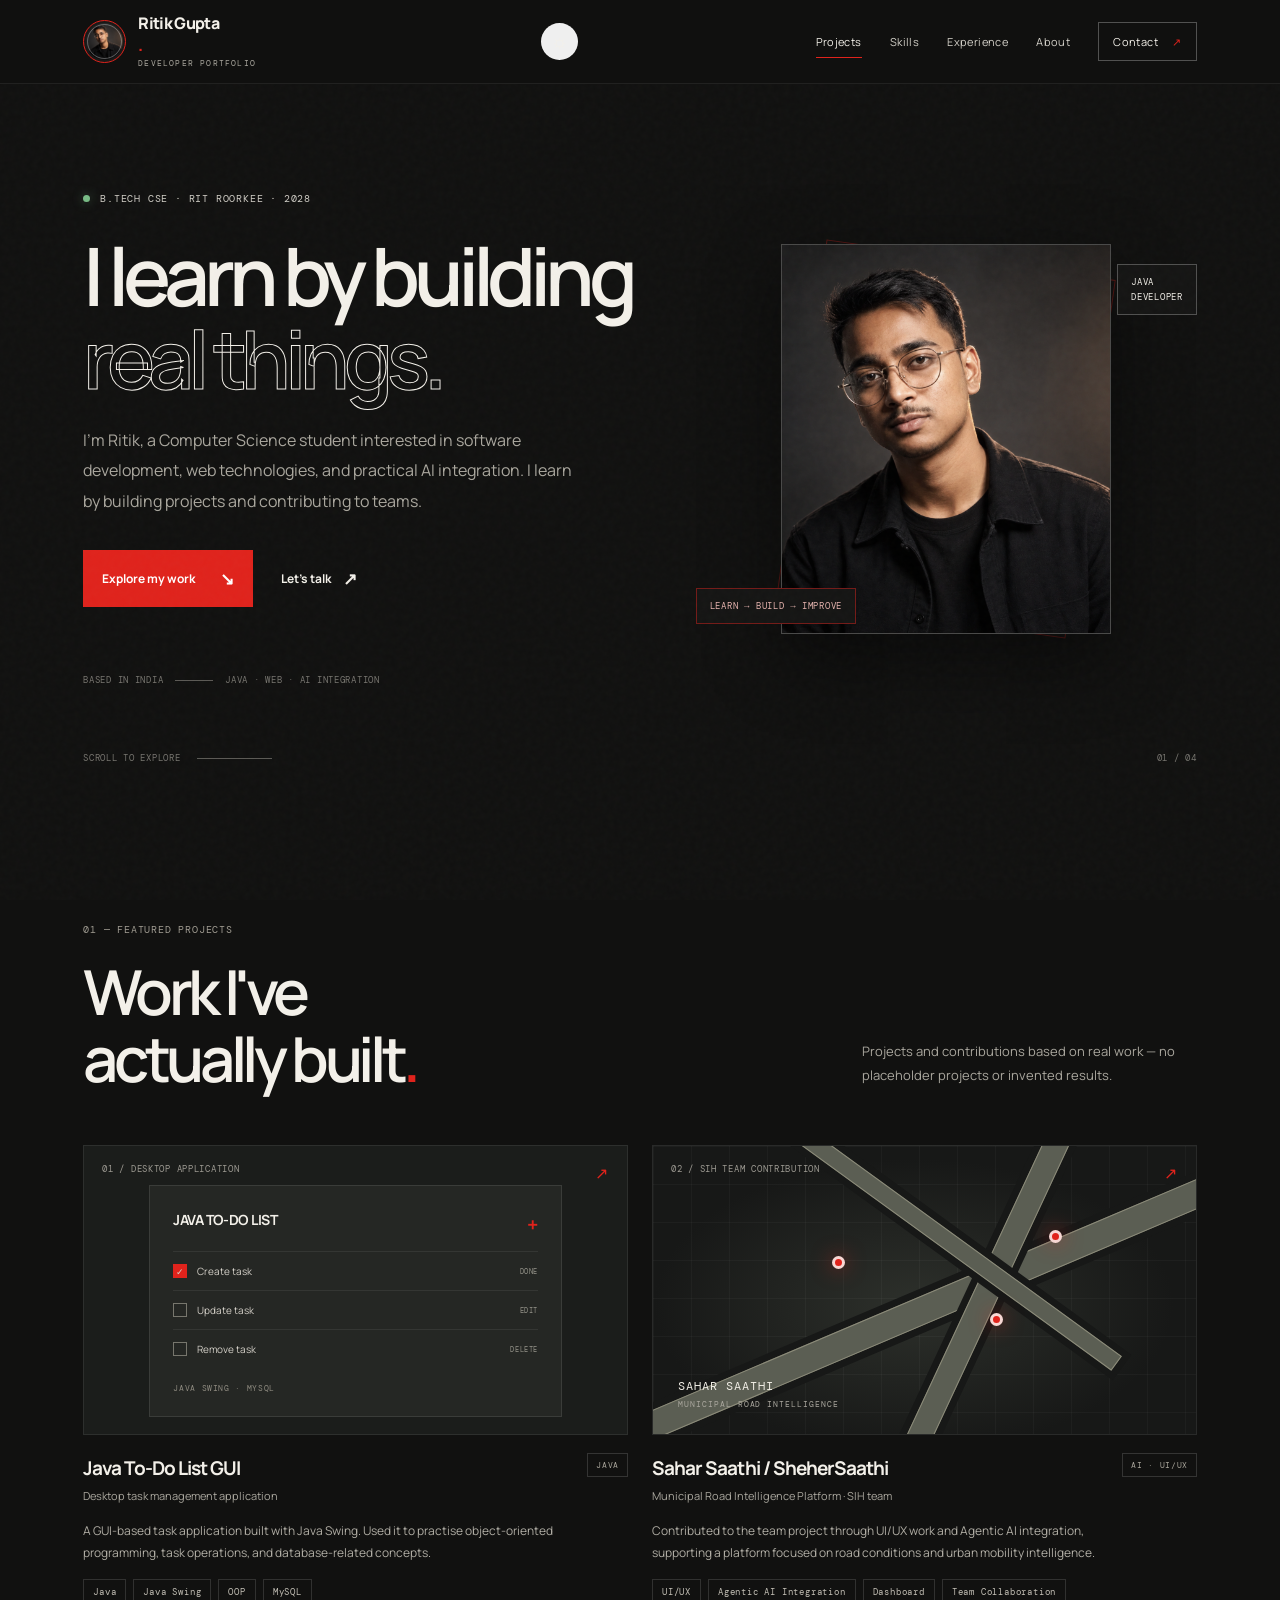
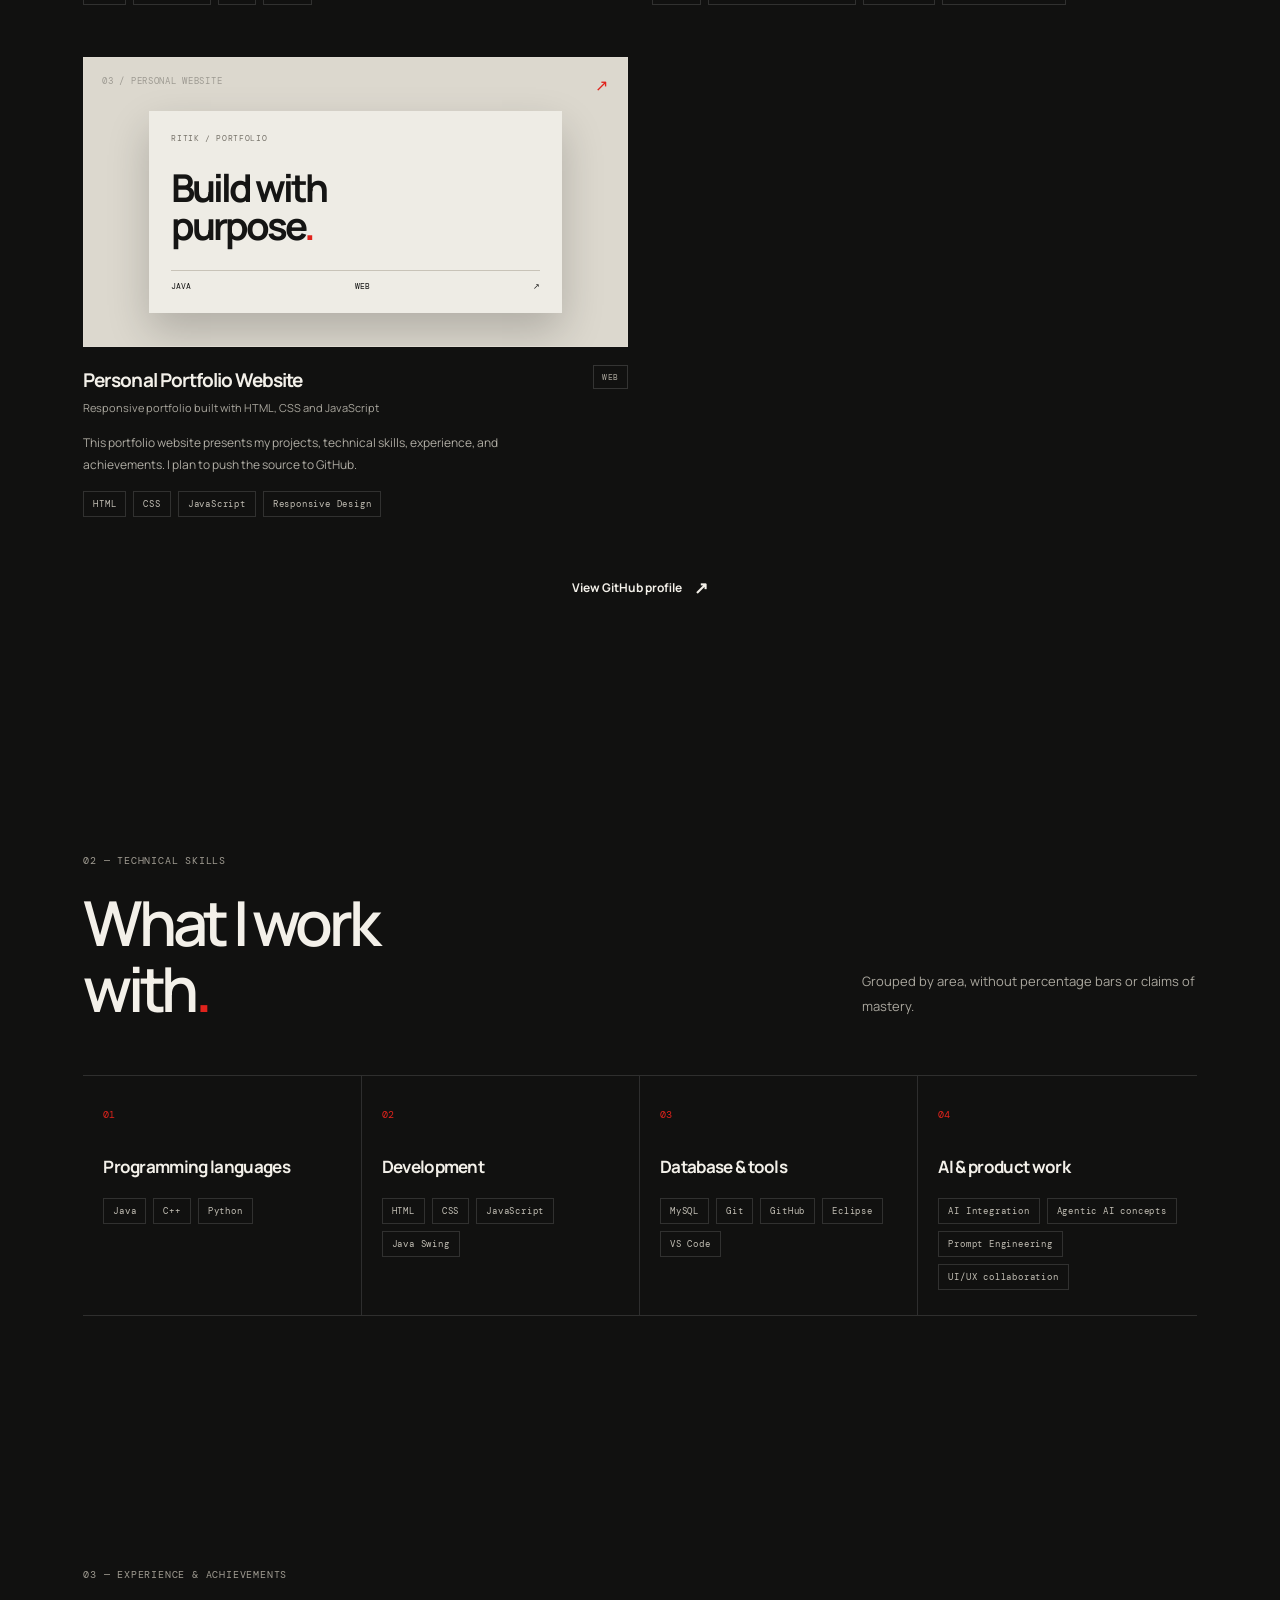
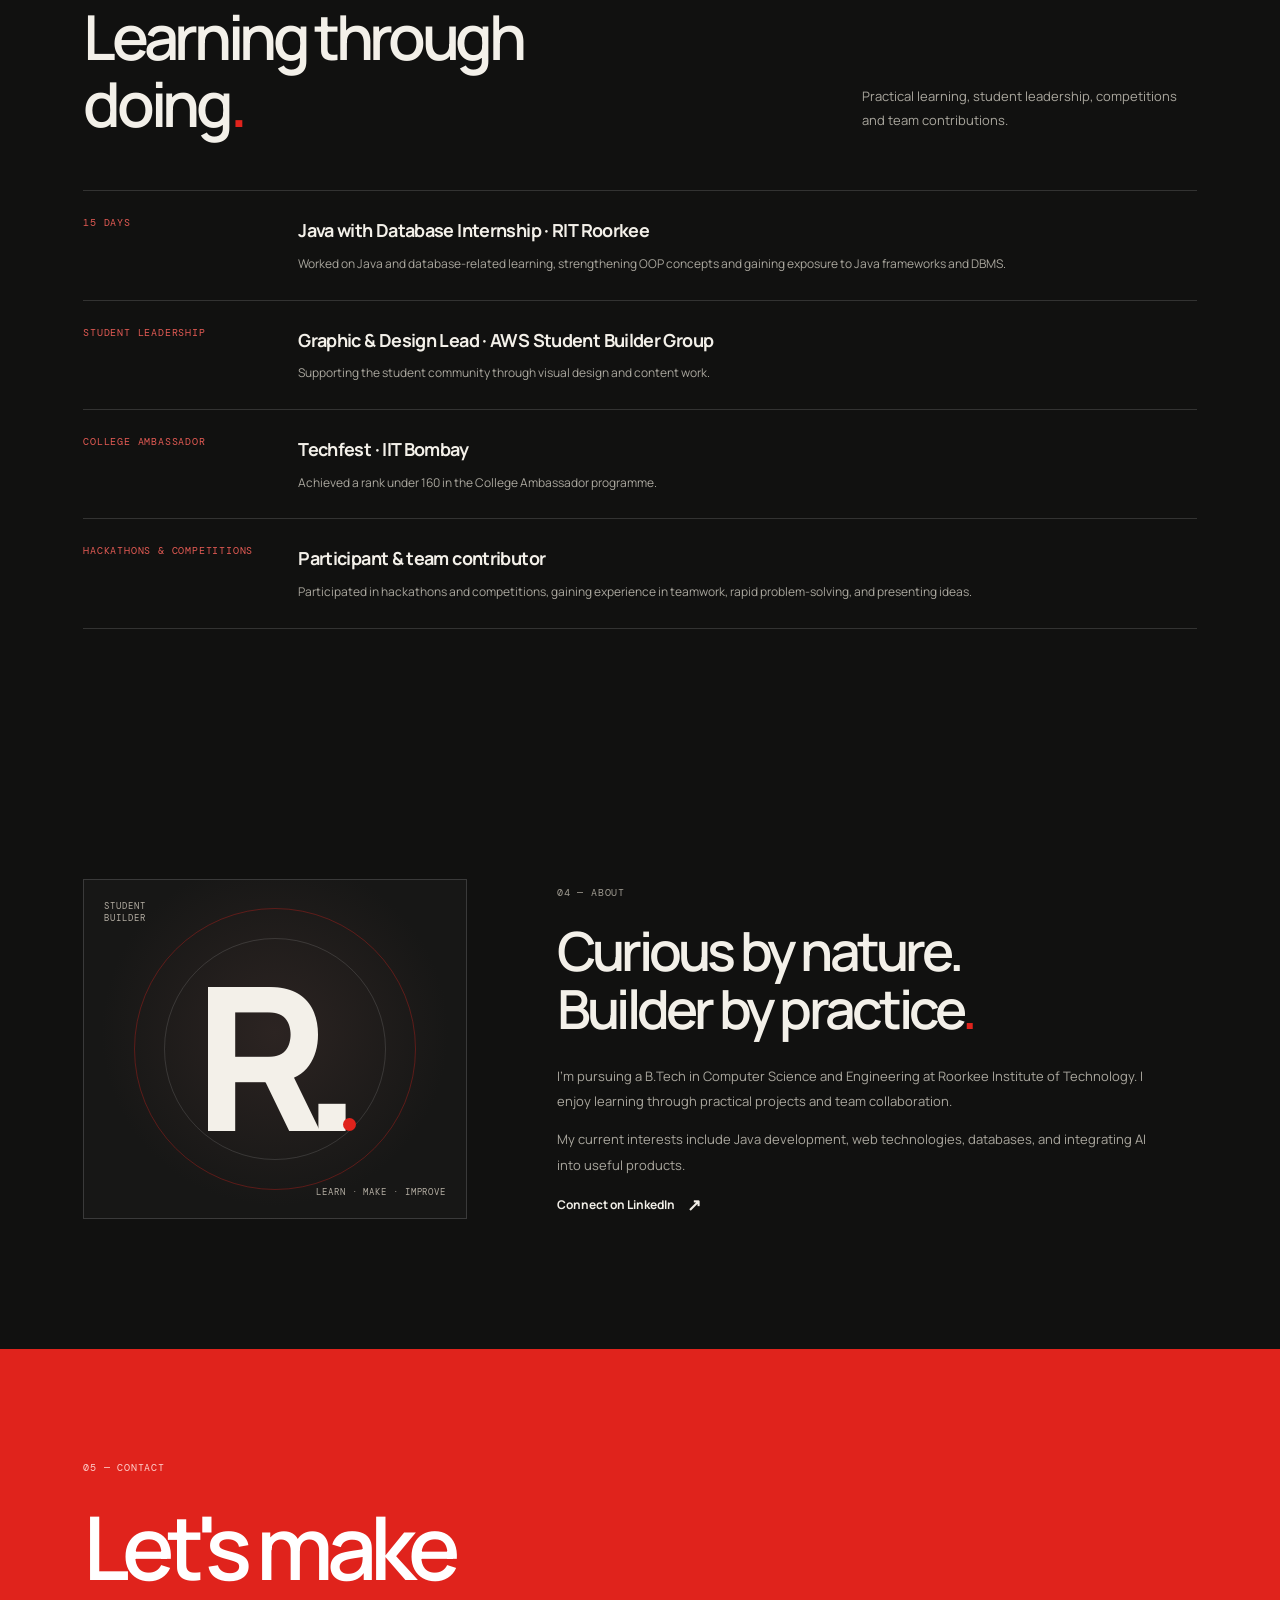
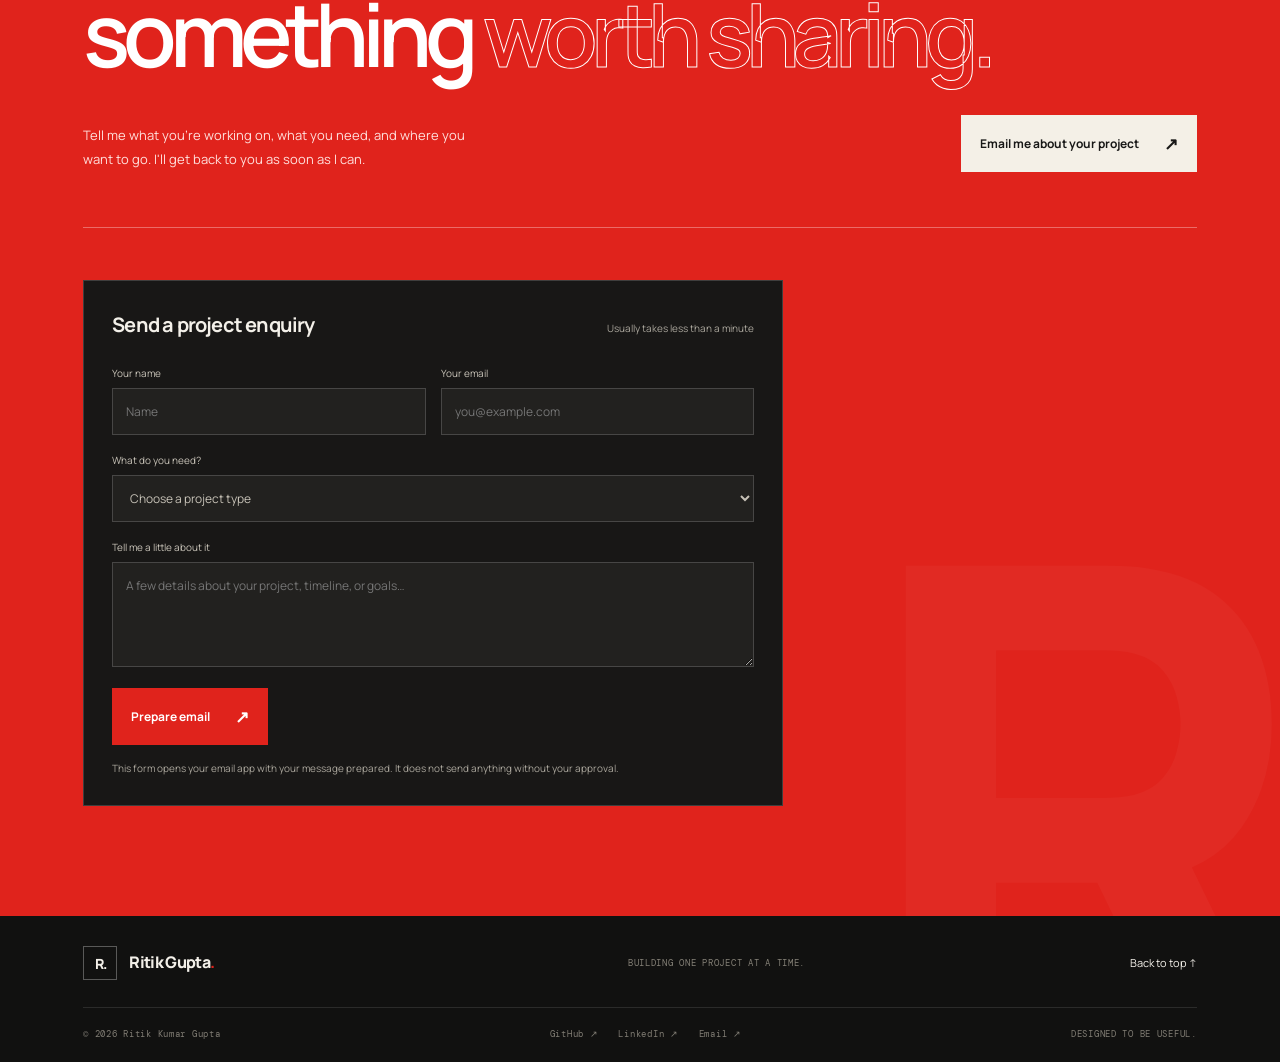
<file: index.html>
<!doctype html>
<html lang="en">
<head>
  <meta charset="utf-8">
  <meta name="viewport" content="width=device-width, initial-scale=1">
  <meta name="theme-color" content="#111111">
  <meta name="description" content="Ritik Kumar Gupta — B.Tech CSE student building Java applications, web projects, and AI-assisted solutions.">
  <title>Ritik Kumar Gupta — Developer Portfolio</title>
  <link rel="preconnect" href="https://fonts.googleapis.com">
  <link rel="preconnect" href="https://fonts.gstatic.com" crossorigin>
  <link href="https://fonts.googleapis.com/css2?family=DM+Mono:wght@400;500&family=Manrope:wght@400;500;600;700;800&display=swap" rel="stylesheet">
  <link rel="stylesheet" href="styles.css">
</head>
<body>
  <div class="noise" aria-hidden="true"></div>
  <header class="site-header">
    <a class="brand" href="#home" aria-label="Ritik home"><span class="brand-avatar"><img src="assets/profile.png" alt=""></span><span class="brand-name">Ritik Gupta<span class="brand-dot">.</span><small>DEVELOPER PORTFOLIO</small></span></a>
    <div class="header-controls"><button class="theme-toggle" type="button" aria-label="Switch to light theme" title="Switch theme"><span class="theme-icon" aria-hidden="true">☼</span></button><button class="menu-toggle" aria-label="Open navigation" aria-expanded="false"><span></span><span></span></button></div>
    <nav class="nav" aria-label="Main navigation">
      <a href="#projects">Projects</a><a href="#skills">Skills</a><a href="#experience">Experience</a><a href="#about">About</a>
      <a class="nav-cta" href="#contact">Contact <span>↗</span></a>
    </nav>
  </header>

  <main>
    <section class="hero section-wrap" id="home">
      <div class="hero-copy">
        <div class="eyebrow"><span class="status-dot"></span> B.TECH CSE · RIT ROORKEE · 2028</div>
        <h1>I learn by building<br><span class="outline-text">real things.</span></h1>
        <p class="hero-lede">I'm Ritik, a Computer Science student interested in software development, web technologies, and practical AI integration. I learn by building projects and contributing to teams.</p>
        <div class="hero-actions">
          <a class="button button-primary" href="#projects">Explore my work <span>↘</span></a>
          <a class="text-link" href="#contact">Let's talk <span>↗</span></a>
        </div>
        <div class="hero-meta"><span>BASED IN INDIA</span><span class="meta-line"></span><span>JAVA · WEB · AI INTEGRATION</span></div>
      </div>
      <div class="hero-art hero-portrait" aria-label="Portrait of Ritik Kumar Gupta">
        <div class="portrait-frame"><img src="assets/profile.png" alt="Ritik Kumar Gupta portrait"></div>
        <div class="art-tag tag-top">JAVA<br>DEVELOPER</div><div class="art-tag tag-bottom">LEARN → BUILD → IMPROVE</div>
      </div>
      <div class="hero-bottom"><span>SCROLL TO EXPLORE</span><span class="scroll-line"></span><span>01 / 04</span></div>
    </section>


    <section class="section-wrap work-section" id="projects">
      <div class="section-heading"><div><span class="section-index">01 — FEATURED PROJECTS</span><h2>Work I've<br>actually built<span class="accent">.</span></h2></div><p>Projects and contributions based on real work — no placeholder projects or invented results.</p></div>
      <div class="project-grid">
        <article class="project-card project-featured">
          <a class="project-visual visual-todo" href="https://github.com/ritiks-05" target="_blank" rel="noreferrer" aria-label="Open GitHub profile">
            <div class="visual-top"><span>01 / DESKTOP APPLICATION</span><span>↗</span></div><div class="todo-window"><div class="todo-title">JAVA TO-DO LIST<span>+</span></div><div class="todo-row"><i class="checked">✓</i><span>Create task</span><small>DONE</small></div><div class="todo-row"><i></i><span>Update task</span><small>EDIT</small></div><div class="todo-row"><i></i><span>Remove task</span><small>DELETE</small></div><div class="todo-footer">JAVA SWING · MYSQL</div></div>
          </a>
          <div class="project-info"><div><h3>Java To-Do List GUI</h3><p>Desktop task management application</p></div><span class="project-type">JAVA</span></div>
          <p class="project-desc">A GUI-based task application built with Java Swing. Used it to practise object-oriented programming, task operations, and database-related concepts.</p>
          <div class="tags"><span>Java</span><span>Java Swing</span><span>OOP</span><span>MySQL</span></div>
        </article>
        <article class="project-card">
          <a class="project-visual visual-road" href="https://github.com/ambulj/roads" target="_blank" rel="noreferrer" aria-label="Open SheherSaathi project repository">
            <div class="visual-top"><span>02 / SIH TEAM CONTRIBUTION</span><span>↗</span></div><div class="road-map"><div class="map-road road-a"></div><div class="map-road road-b"></div><div class="map-road road-c"></div><span class="map-pin pin-a"></span><span class="map-pin pin-b"></span><span class="map-pin pin-c"></span><div class="map-label">SAHAR SAATHI <span>MUNICIPAL ROAD INTELLIGENCE</span></div></div>
          </a>
          <div class="project-info"><div><h3>Sahar Saathi / SheherSaathi</h3><p>Municipal Road Intelligence Platform · SIH team</p></div><span class="project-type">AI · UI/UX</span></div>
          <p class="project-desc">Contributed to the team project through UI/UX work and Agentic AI integration, supporting a platform focused on road conditions and urban mobility intelligence.</p>
          <div class="tags"><span>UI/UX</span><span>Agentic AI Integration</span><span>Dashboard</span><span>Team Collaboration</span></div>
        </article>
        <article class="project-card">
          <a class="project-visual visual-portfolio" href="https://github.com/ritiks-05" target="_blank" rel="noreferrer" aria-label="Open GitHub profile for portfolio source">
            <div class="visual-top"><span>03 / PERSONAL WEBSITE</span><span>↗</span></div><div class="portfolio-preview"><span class="preview-label">RITIK / PORTFOLIO</span><strong>Build with<br>purpose<span>.</span></strong><div class="preview-bar"><span>JAVA</span><span>WEB</span><span>↗</span></div></div>
          </a>
          <div class="project-info"><div><h3>Personal Portfolio Website</h3><p>Responsive portfolio built with HTML, CSS and JavaScript</p></div><span class="project-type">WEB</span></div>
          <p class="project-desc">This portfolio website presents my projects, technical skills, experience, and achievements. I plan to push the source to GitHub.</p>
          <div class="tags"><span>HTML</span><span>CSS</span><span>JavaScript</span><span>Responsive Design</span></div>
        </article>
      </div>
      <div class="center-cta"><a class="text-link" href="https://github.com/ritiks-05" target="_blank" rel="noreferrer">View GitHub profile <span>↗</span></a></div>
    </section>

    <section class="section-wrap work-section skills-section" id="skills">
      <div class="section-heading"><div><span class="section-index">02 — TECHNICAL SKILLS</span><h2>What I work<br>with<span class="accent">.</span></h2></div><p>Grouped by area, without percentage bars or claims of mastery.</p></div>
      <div class="skills-grid">
        <article class="skill-group"><span class="skill-number">01</span><h3>Programming languages</h3><div class="tags"><span>Java</span><span>C++</span><span>Python</span></div></article>
        <article class="skill-group"><span class="skill-number">02</span><h3>Development</h3><div class="tags"><span>HTML</span><span>CSS</span><span>JavaScript</span><span>Java Swing</span></div></article>
        <article class="skill-group"><span class="skill-number">03</span><h3>Database & tools</h3><div class="tags"><span>MySQL</span><span>Git</span><span>GitHub</span><span>Eclipse</span><span>VS Code</span></div></article>
        <article class="skill-group"><span class="skill-number">04</span><h3>AI & product work</h3><div class="tags"><span>AI Integration</span><span>Agentic AI concepts</span><span>Prompt Engineering</span><span>UI/UX collaboration</span></div></article>
      </div>
    </section>

    <section class="section-wrap work-section experience-section" id="experience">
      <div class="section-heading"><div><span class="section-index">03 — EXPERIENCE & ACHIEVEMENTS</span><h2>Learning through<br>doing<span class="accent">.</span></h2></div><p>Practical learning, student leadership, competitions and team contributions.</p></div>
      <div class="experience-list">
        <article class="experience-row"><span class="experience-date">15 DAYS</span><div><h3>Java with Database Internship · RIT Roorkee</h3><p>Worked on Java and database-related learning, strengthening OOP concepts and gaining exposure to Java frameworks and DBMS.</p></div></article>
        <article class="experience-row"><span class="experience-date">STUDENT LEADERSHIP</span><div><h3>Graphic & Design Lead · AWS Student Builder Group</h3><p>Supporting the student community through visual design and content work.</p></div></article>
        <article class="experience-row"><span class="experience-date">COLLEGE AMBASSADOR</span><div><h3>Techfest · IIT Bombay</h3><p>Achieved a rank under 160 in the College Ambassador programme.</p></div></article>
        <article class="experience-row"><span class="experience-date">HACKATHONS & COMPETITIONS</span><div><h3>Participant & team contributor</h3><p>Participated in hackathons and competitions, gaining experience in teamwork, rapid problem-solving, and presenting ideas.</p></div></article>
      </div>
    </section>


    <section class="section-wrap about-section" id="about">
      <div class="about-stamp"><span>STUDENT<br>BUILDER</span><b>R.</b><span>LEARN · MAKE · IMPROVE</span></div>
      <div class="about-copy"><span class="section-index">04 — ABOUT</span><h2>Curious by nature.<br>Builder by practice<span class="accent">.</span></h2><p>I'm pursuing a B.Tech in Computer Science and Engineering at Roorkee Institute of Technology. I enjoy learning through practical projects and team collaboration.</p><p>My current interests include Java development, web technologies, databases, and integrating AI into useful products.</p><a class="text-link" href="https://www.linkedin.com/in/ritikkumargupta05/" target="_blank" rel="noreferrer">Connect on LinkedIn <span>↗</span></a></div>
    </section>

    <section class="contact-section" id="contact"><div class="section-wrap contact-wrap">
      <span class="section-index">05 — CONTACT</span><h2>Let's make<br>something <span class="outline-light">worth sharing.</span></h2>
      <div class="contact-bottom"><p>Tell me what you're working on, what you need, and where you want to go. I'll get back to you as soon as I can.</p><a class="button button-light" href="mailto:ritikkumar.coder@gmail.com?subject=Portfolio%20enquiry">Email me about your project <span>↗</span></a></div>
      <div class="contact-form-wrap">
        <form id="contact-form" class="contact-form">
          <div class="form-heading"><h3>Send a project enquiry</h3><span>Usually takes less than a minute</span></div>
          <div class="form-grid"><label>Your name<input name="name" autocomplete="name" required placeholder="Name"></label><label>Your email<input type="email" name="email" autocomplete="email" required placeholder="you@example.com"></label></div>
          <label>What do you need?<select name="projectType" required><option value="">Choose a project type</option><option>Website or landing page</option><option>Graphic design / thumbnail</option><option>Video editing / script</option><option>AI-assisted solution</option><option>Internship / collaboration</option><option>Something else</option></select></label>
          <label>Tell me a little about it<textarea name="message" rows="4" required placeholder="A few details about your project, timeline, or goals…"></textarea></label>
          <button class="button button-primary form-submit" type="submit">Prepare email <span>↗</span></button>
          <p class="form-note" id="form-status" role="status">This form opens your email app with your message prepared. It does not send anything without your approval.</p>
        </form>
      </div>
    </div></section>
  </main>

  <footer class="site-footer"><div class="footer-top"><a class="brand" href="#home"><span class="brand-mark">R.</span><span>Ritik Gupta<span class="brand-dot">.</span></span></a><span>BUILDING ONE PROJECT AT A TIME.</span><a class="back-top" href="#home">Back to top ↑</a></div><div class="footer-bottom"><span>© <span id="year"></span> Ritik Kumar Gupta</span><div><a href="https://github.com/ritiks-05" target="_blank" rel="noreferrer">GitHub ↗</a><a href="https://www.linkedin.com/in/ritikkumargupta05/" target="_blank" rel="noreferrer">LinkedIn ↗</a><a href="mailto:ritikkumar.coder@gmail.com">Email ↗</a></div><span>DESIGNED TO BE USEFUL.</span></div></footer>
  <script src="script.js"></script>
</body>
</html>
</file>
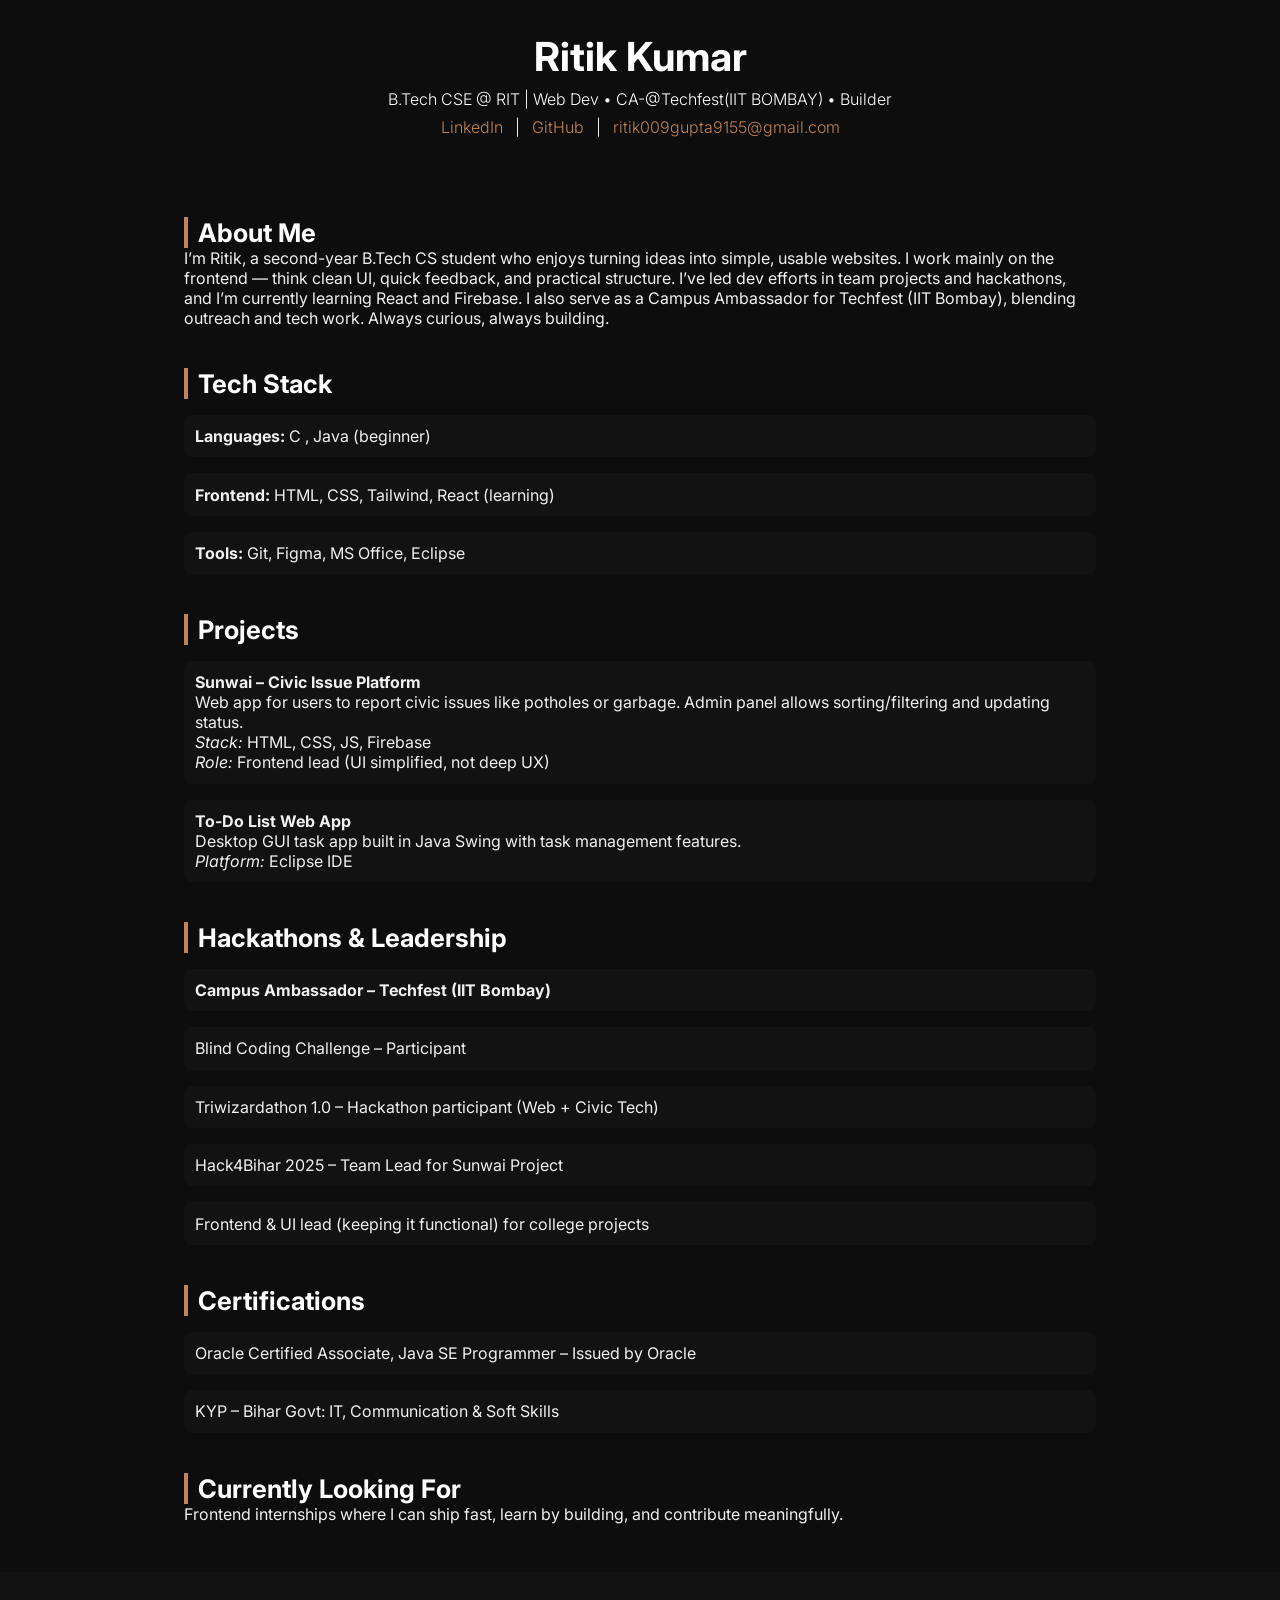
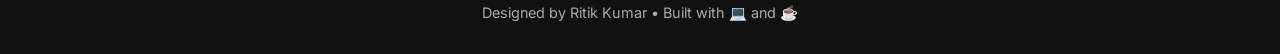
<file: Portfolio.html>
<!DOCTYPE html>
<html lang="en">
<head>
  <meta charset="UTF-8" />
  <meta name="viewport" content="width=device-width, initial-scale=1.0" />
  <title>Ritik Kumar | Developer Portfolio</title>
  <link href="https://fonts.googleapis.com/css2?family=Inter:wght@400;600;800&display=swap" rel="stylesheet" />
  <style>
    * {
      margin: 0;
      padding: 0;
      box-sizing: border-box;
    }
    html, body {
      font-family: 'Inter', sans-serif;
      height: 100%;
      background: #0d0d0d;
      color: #f0f0f0;
      scroll-behavior: smooth;
      position: relative;
    }
    body::before {
      content: '';
      position: fixed;
      top: 0;
      left: 0;
      width: 100vw;
      height: 100vh;
      background: url('https://images.unsplash.com/photo-1555066931-4365d14bab8c?auto=format&fit=crop&w=1950&q=80') no-repeat center center/cover;
      opacity: 0.08;
      z-index: -1;
    }
    header {
      background: #0d0d0d;
      color: #fff;
      padding: 2rem;
      text-align: center;
      position: sticky;
      top: 0;
      z-index: 10;
    }
    header h1 {
      font-size: 2.5rem;
    }
    header p {
      margin-top: 0.5rem;
      font-weight: 300;
      font-size: 1rem;
    }
    header a {
      margin: 0 0.5rem;
    }
    section {
      max-width: 960px;
      margin: 3rem auto;
      padding: 0 1.5rem;
      animation: fadeIn 1s ease-in-out;
    }
    h2 {
      border-left: 4px solid #c08457;
      padding-left: 0.6rem;
      margin-top: 2.5rem;
      font-size: 1.6rem;
      color: #fff;
    }
    ul {
      list-style: none;
      margin-top: 1rem;
    }
    li {
      margin-bottom: 1rem;
      padding: 0.7rem;
      border-radius: 8px;
      background: #121212;
      transition: transform 0.3s ease, box-shadow 0.3s ease;
    }
    li:hover {
      transform: translateY(-4px);
      box-shadow: 2px 2px 18px rgba(192, 132, 87, 0.4);
    }
    a {
      color: #c08457;
      text-decoration: none;
      transition: color 0.3s;
    }
    a:hover {
      color: #ffb478;
    }
    footer {
      text-align: center;
      padding: 2rem 1rem;
      background: #111;
      font-size: 0.9rem;
      color: #aaa;
    }
    @keyframes fadeIn {
      from { opacity: 0; transform: translateY(10px); }
      to { opacity: 1; transform: translateY(0); }
    }
  </style>
</head>
<body>
  <header>
    <h1>Ritik Kumar</h1>
    <p>B.Tech CSE @ RIT | Web Dev • CA-@Techfest(IIT BOMBAY) • Builder</p>
    <p>
      <a href="https://www.linkedin.com/in/ritikkumargupta05" target="_blank">LinkedIn</a> |
      <a href="https://github.com/ritiks-05" target="_blank">GitHub</a> |
      <a href="mailto:ritik009gupta9155@gmail.com">ritik009gupta9155@gmail.com</a>
    </p>
  </header>

  <section>
    <h2>About Me</h2>
    <p>
      I’m Ritik, a second-year B.Tech CS student who enjoys turning ideas into simple, usable websites. I work mainly on the frontend — think clean UI, quick feedback, and practical structure. I’ve led dev efforts in team projects and hackathons, and I’m currently learning React and Firebase. I also serve as a Campus Ambassador for Techfest (IIT Bombay), blending outreach and tech work. Always curious, always building.
    </p>

    <h2>Tech Stack</h2>
    <ul>
      <li><strong>Languages:</strong> C , Java (beginner)</li>
      <li><strong>Frontend:</strong> HTML, CSS, Tailwind, React (learning)</li>
      <li><strong>Tools:</strong> Git, Figma, MS Office, Eclipse</li>
    </ul>

    <h2>Projects</h2>
    <ul>
      <li>
        <strong>Sunwai – Civic Issue Platform</strong><br />
        Web app for users to report civic issues like potholes or garbage. Admin panel allows sorting/filtering and updating status.<br />
        <em>Stack:</em> HTML, CSS, JS, Firebase<br />
        <em>Role:</em> Frontend lead (UI simplified, not deep UX)
      </li>
      <li>
        <strong>To-Do List Web App</strong><br />
        Desktop GUI task app built in Java Swing with task management features.<br />
        <em>Platform:</em> Eclipse IDE
      </li>
    </ul>

    <h2>Hackathons & Leadership</h2>
    <ul>
      <li><strong>Campus Ambassador – Techfest (IIT Bombay)</strong></li>
      <li>Blind Coding Challenge – Participant</li>
      <li>Triwizardathon 1.0 – Hackathon participant (Web + Civic Tech)</li>
      <li>Hack4Bihar 2025 – Team Lead for Sunwai Project</li>
      <li>Frontend & UI lead (keeping it functional) for college projects</li>
     
    </ul>

    <h2>Certifications</h2>
    <ul>
      <li>Oracle Certified Associate, Java SE Programmer – Issued by Oracle</li>
      <li>KYP – Bihar Govt: IT, Communication & Soft Skills</li>
    </ul>

    <h2>Currently Looking For</h2>
    <p>
      Frontend internships where I can ship fast, learn by building, and contribute meaningfully.
    </p>
  </section>

  <footer>
    Designed by Ritik Kumar • Built with 💻 and ☕
  </footer>
</body>
</html>
</file>
<file: styles.css>
:root{--bg:#111110;--panel:#191918;--panel2:#20201e;--text:#f3f0e9;--muted:#aaa79e;--line:#383733;--red:#e0231c;--mono:"DM Mono",monospace;--sans:"Manrope",sans-serif}*{box-sizing:border-box}html{scroll-behavior:smooth;scroll-padding-top:90px}body{margin:0;background:var(--bg);color:var(--text);font-family:var(--sans);font-size:15px;line-height:1.6}a{color:inherit;text-decoration:none}button,input,textarea,select{font:inherit}.noise{position:fixed;inset:0;pointer-events:none;z-index:20;opacity:.035;background-image:url("data:image/svg+xml,%3Csvg viewBox='0 0 180 180' xmlns='http://www.w3.org/2000/svg'%3E%3Cfilter id='n'%3E%3CfeTurbulence type='fractalNoise' baseFrequency='.85' numOctaves='3' stitchTiles='stitch'/%3E%3C/filter%3E%3Crect width='100%25' height='100%25' filter='url(%23n)' opacity='.7'/%3E%3C/svg%3E")}.site-header{height:82px;padding:0 6.5%;display:flex;align-items:center;justify-content:space-between;border-bottom:1px solid #ffffff12;position:sticky;top:0;z-index:30;background:#111110e8;backdrop-filter:blur(18px)}.brand{display:flex;align-items:center;gap:11px;font-weight:800;letter-spacing:-.04em;font-size:16px}.brand-mark{width:34px;height:34px;border:1px solid #ffffff4d;display:grid;place-items:center;font-size:14px;letter-spacing:-.08em}.brand-dot,.accent{color:var(--red)}.nav{display:flex;align-items:center;gap:31px;font-size:12px;color:#d4d1c9}.nav>a:not(.nav-cta):hover,.footer-bottom a:hover{color:var(--red)}.nav-cta{padding:11px 15px;border:1px solid #ffffff45;color:var(--text)}.nav-cta span{color:var(--red);padding-left:12px}.menu-toggle{display:none}.section-wrap{width:min(1180px,87%);margin:0 auto}.hero{min-height:660px;padding-top:108px;display:grid;grid-template-columns:1.1fr .9fr;position:relative;align-items:center;padding-bottom:105px}.hero-copy{z-index:2}.eyebrow,.section-index,.hero-meta,.hero-bottom,.visual-top,.project-type,.tags,.strip-skills,.core-small,.core-bottom,.art-tag,.footer-top>span,.footer-bottom,.preview-label,.todo-footer,.todo-row small{font:10px var(--mono);letter-spacing:.08em}.eyebrow{display:flex;align-items:center;gap:10px;color:#d0cdc5}.status-dot{width:7px;height:7px;border-radius:50%;background:#78bc86;box-shadow:0 0 12px #78bc8670}.hero h1{font-size:clamp(46px,6.3vw,82px);line-height:1.03;letter-spacing:-.075em;font-weight:600;margin:29px 0 25px}.outline-text{-webkit-text-stroke:1px #f3f0e9;color:transparent}.hero-lede{color:var(--muted);font-size:16px;max-width:490px;line-height:1.9}.hero-actions{display:flex;align-items:center;gap:28px;margin-top:34px}.button{display:inline-flex;align-items:center;gap:25px;padding:15px 19px;font-size:12px;font-weight:700;transition:transform .2s,background .2s;border:0;cursor:pointer}.button:hover{transform:translateY(-3px)}.button-primary{background:var(--red);color:white}.button-primary:hover{background:#f03a32}.button span,.text-link span{font-size:17px}.text-link{font-size:12px;font-weight:700;display:inline-flex;align-items:center;gap:12px}.text-link:hover{color:#ff625b}.hero-meta{display:flex;align-items:center;gap:12px;color:#77756f;margin-top:67px;font-size:9px}.meta-line{width:38px;height:1px;background:#5c5a55}.hero-art{height:440px;position:relative;display:grid;place-items:center;perspective:800px}.art-orbit{position:absolute;border:1px solid #f3f0e925;border-radius:50%;transform:rotate(-28deg)}.orbit-one{width:390px;height:300px;animation:orbit 22s linear infinite}.orbit-two{width:310px;height:410px;transform:rotate(45deg);border-color:#e0231c55;animation:orbit 28s linear infinite reverse}.art-core{width:235px;height:235px;border-radius:50%;background:radial-gradient(circle at 34% 28%,#383330,#1b1a19 63%,#10100f);border:1px solid #ffffff28;box-shadow:0 0 90px #e0231c18,inset 0 0 60px #e0231c0d;display:flex;align-items:center;justify-content:center;flex-direction:column;position:relative;transform:rotate(-8deg)}.art-core:before,.art-core:after{content:"";position:absolute;border:1px solid #e0231c60;border-radius:50%;inset:16px}.art-core:after{inset:29px;border-color:#ffffff12}.core-letter{font-size:132px;line-height:1;font-weight:800;letter-spacing:-.13em;margin-left:-12px}.core-letter span{color:var(--red)}.core-small,.core-bottom{font-size:8px;color:#aaa49b;z-index:1}.core-bottom{position:absolute;bottom:37px;font-size:7px}.art-tag{position:absolute;border:1px solid #ffffff40;padding:10px 13px;font-size:9px;line-height:1.6;background:#151514}.tag-top{top:57px;right:5px}.tag-bottom{bottom:56px;left:0;color:#e6b3ae;border-color:#e0231c77}.art-cross{position:absolute;color:var(--red);font-size:25px;font-weight:300}.cross-a{top:80px;left:44px}.cross-b{bottom:90px;right:35px}.hero-bottom{position:absolute;bottom:27px;left:0;right:0;display:flex;align-items:center;gap:17px;color:#77756f;font-size:9px}.hero-bottom span:last-child{margin-left:auto}.scroll-line{height:1px;width:75px;background:#5c5a55}.intro-strip{padding:30px 6.5%;background:#e8e5dc;color:#151514;display:flex;justify-content:space-between;align-items:center;gap:25px}.intro-strip p{font-size:clamp(18px,2.5vw,29px);font-weight:700;letter-spacing:-.05em;margin:0}.intro-strip p span{color:#77736a}.strip-skills{display:flex;align-items:center;gap:14px;font-size:9px}.strip-skills i{font-style:normal;color:var(--red)}.work-section{padding-top:125px;padding-bottom:120px}.section-heading{display:flex;justify-content:space-between;align-items:flex-end;gap:40px;margin-bottom:53px}.section-index{color:#a09c92;font-size:10px}.section-heading h2,.about-copy h2{font-size:clamp(38px,5vw,62px);line-height:1.07;letter-spacing:-.07em;font-weight:600;margin:19px 0 0}.section-heading>p{max-width:335px;color:var(--muted);font-size:13px;line-height:1.9;margin:0 0 4px}.project-grid{display:grid;grid-template-columns:1fr 1fr;gap:52px 24px}.project-card{min-width:0}.project-visual{height:290px;background:var(--panel);border:1px solid #ffffff14;display:block;position:relative;overflow:hidden;transition:border-color .25s,transform .25s}.project-visual:hover{border-color:#e0231c88;transform:translateY(-3px)}.visual-top{position:absolute;top:17px;left:18px;right:18px;display:flex;justify-content:space-between;color:#9d9a92;font-size:9px;z-index:3}.visual-top span:last-child{font-size:16px;color:var(--red)}.visual-road{background:radial-gradient(ellipse at 48% 55%,#2d302b,#171817 65%)}.road-map{position:absolute;inset:0;overflow:hidden;background-image:linear-gradient(#ffffff08 1px,transparent 1px),linear-gradient(90deg,#ffffff08 1px,transparent 1px);background-size:38px 38px}.map-road{position:absolute;background:#5b5e53;border:1px solid #8d8c7a;box-shadow:0 0 0 7px #171817}.road-a{width:130%;height:28px;left:-10%;top:48%;transform:rotate(-23deg)}.road-b{width:25px;height:150%;left:57%;top:-15%;transform:rotate(25deg)}.road-c{width:80%;height:18px;left:13%;top:28%;transform:rotate(36deg)}.map-pin{position:absolute;width:13px;height:13px;background:var(--red);border:3px solid #f7d7d4;border-radius:50%;box-shadow:0 0 20px #e0231c99}.pin-a{top:38%;left:33%}.pin-b{top:58%;left:62%}.pin-c{top:29%;left:73%}.map-label{position:absolute;bottom:25px;left:25px;font:12px var(--mono);letter-spacing:.08em;color:#f2efe7}.map-label span{display:block;color:#aaa79e;font-size:8px;margin-top:5px}.visual-chat{background:radial-gradient(circle at 70% 30%,#2c2421,#171716 65%);display:grid;place-items:center}.chat-window{width:72%;padding:20px;background:#242321;border:1px solid #ffffff20;margin-top:26px;box-shadow:0 15px 50px #0005}.chat-head{display:flex;align-items:center;gap:9px;padding-bottom:14px;border-bottom:1px solid #ffffff18;font-size:10px;color:#e3dfd7}.mini-avatar{width:24px;height:24px;display:grid;place-items:center;background:var(--red);font-weight:800}.chat-head i{margin-left:auto;width:6px;height:6px;background:#7dbd83;border-radius:50%}.chat-bubble{font-size:10px;color:#d0ccc4;background:#33322f;padding:10px 12px;margin-top:15px;max-width:90%}.chat-bubble.reply{margin-left:auto;background:#6b2824;color:#fff}.chat-input{font-size:9px;color:#8c8981;border:1px solid #ffffff1c;padding:10px;margin-top:18px}.chat-input b{float:right;color:var(--red)}.visual-todo{background:#1b1d1b;display:grid;place-items:center}.todo-window{width:76%;padding:23px;background:#252724;border:1px solid #ffffff19;margin-top:22px}.todo-title{font-size:14px;font-weight:700;letter-spacing:-.04em;margin-bottom:20px}.todo-title span{float:right;color:var(--red);font-size:20px}.todo-row{display:flex;align-items:center;gap:10px;padding:11px 0;border-top:1px solid #ffffff12;font-size:10px;color:#d4d0c8}.todo-row i{width:14px;height:14px;border:1px solid #77766d;display:grid;place-items:center;font-size:9px;font-style:normal}.todo-row i.checked{background:var(--red);border-color:var(--red)}.todo-row small{font-size:7px;color:#96958b;margin-left:auto}.todo-footer{margin-top:15px;color:#8f8b80;font-size:8px}.visual-portfolio{background:#dcd8ce;color:#151514;display:grid;place-items:center}.portfolio-preview{width:76%;height:70%;background:#eeece5;padding:22px;display:flex;flex-direction:column;box-shadow:0 18px 40px #0003;position:relative;margin-top:20px}.preview-label{font-size:8px;color:#77736a}.portfolio-preview strong{font-size:clamp(25px,3vw,42px);line-height:.98;letter-spacing:-.08em;margin:auto 0;font-weight:700}.portfolio-preview strong span{color:var(--red)}.preview-bar{display:flex;justify-content:space-between;border-top:1px solid #c8c3b8;padding-top:10px;font:8px var(--mono)}.project-info{display:flex;justify-content:space-between;gap:15px;align-items:flex-start;margin-top:18px}.project-info h3{font-size:19px;letter-spacing:-.05em;margin:0;font-weight:700}.project-info p{font-size:11px;color:var(--muted);margin:3px 0 0}.project-type{font-size:8px;color:#aaa69c;border:1px solid #ffffff25;padding:6px 8px;white-space:nowrap}.project-desc{font-size:12px;color:#b0ada4;max-width:480px;line-height:1.8;margin:16px 0}.tags{display:flex;flex-wrap:wrap;gap:7px}.tags span,.skill-cloud span{font-size:9px;color:#c4c0b6;border:1px solid #ffffff22;padding:6px 9px}.center-cta{text-align:center;margin-top:57px}.services-section{background:#e8e5dc;color:#181817;padding:115px 0 120px}.services-section .section-index{color:#77736a}.services-section .section-heading>p{color:#656158}.service-list{border-top:1px solid #bcb8ad}.service-row{display:grid;grid-template-columns:70px 1fr 40px;align-items:center;gap:18px;padding:27px 0;border-bottom:1px solid #bcb8ad;transition:padding .2s}.service-row:hover{padding-left:10px}.service-number{font:11px var(--mono);color:var(--red)}.service-row h3{margin:0;font-size:20px;letter-spacing:-.04em}.service-row p{margin:5px 0 0;color:#716d64;font-size:12px}.service-arrow{font-size:23px;color:var(--red);text-align:right}.about-section{padding-top:130px;padding-bottom:130px;display:grid;grid-template-columns:.75fr 1.25fr;gap:90px;align-items:center}.about-stamp{height:340px;border:1px solid #ffffff27;position:relative;display:flex;flex-direction:column;justify-content:space-between;padding:20px;background:radial-gradient(circle at 50% 45%,#2c2422,#171716 65%);overflow:hidden;font:9px var(--mono);letter-spacing:.1em;color:#b4aea3}.about-stamp:before,.about-stamp:after{content:"";position:absolute;border:1px solid #e0231c55;border-radius:50%;width:280px;height:280px;left:50%;top:50%;transform:translate(-50%,-50%)}.about-stamp:after{width:220px;height:220px;border-color:#ffffff20}.about-stamp b{font:200px var(--sans);font-weight:800;letter-spacing:-.14em;line-height:1;color:#f3f0e9;align-self:center;z-index:1}.about-stamp b:after{content:"";display:inline-block;width:13px;height:13px;background:var(--red);border-radius:50%;margin-left:7px}.about-stamp span:last-child{text-align:right}.about-copy h2{font-size:clamp(35px,4.4vw,54px);margin-bottom:26px}.about-copy>p{font-size:13px;line-height:1.95;color:var(--muted);max-width:600px}.skill-cloud{display:flex;flex-wrap:wrap;gap:8px;margin:24px 0 27px}.contact-section{background:#e0231c;padding:105px 0 110px;color:white;overflow:hidden;position:relative}.contact-section:after{content:"R.";position:absolute;font-size:52vw;line-height:.8;font-weight:800;letter-spacing:-.15em;color:#ffffff08;right:-3%;bottom:-12%;pointer-events:none}.contact-wrap{position:relative;z-index:1}.contact-section .section-index{color:#ffd1cd}.contact-section h2{font-size:clamp(48px,7vw,88px);line-height:.99;letter-spacing:-.08em;font-weight:600;margin:25px 0 38px}.outline-light{-webkit-text-stroke:1px white;color:transparent}.contact-bottom{display:flex;justify-content:space-between;align-items:flex-end;gap:35px;padding-bottom:55px;border-bottom:1px solid #ffffff55}.contact-bottom p{max-width:400px;font-size:13px;line-height:1.9;color:#ffe0dd;margin:0}.button-light{background:#f4f0e7;color:#181817}.button-light:hover{background:white}.contact-form-wrap{max-width:700px;margin-top:52px}.contact-form{padding:28px;background:#181716;color:#f3f0e9;border:1px solid #ffffff2b}.form-heading{display:flex;align-items:baseline;justify-content:space-between;gap:20px;margin-bottom:24px}.form-heading h3{font-size:20px;margin:0;letter-spacing:-.04em}.form-heading span,.form-note{font-size:10px;color:#aaa69c}.contact-form label{display:block;font-size:10px;color:#c7c2b7;margin-bottom:17px}.form-grid{display:grid;grid-template-columns:1fr 1fr;gap:15px}.contact-form input,.contact-form textarea,.contact-form select{display:block;width:100%;margin-top:7px;border:1px solid #ffffff2b;background:#22211f;color:#f3f0e9;padding:13px;outline:none;border-radius:0;font-size:12px}.contact-form input:focus,.contact-form textarea:focus,.contact-form select:focus{border-color:#e0231c}.contact-form textarea{resize:vertical}.contact-form select{color:#c7c2b7}.contact-form option{background:#22211f}.form-submit{margin-top:4px}.form-note{line-height:1.7;margin:15px 0 0}.site-footer{padding:30px 6.5% 22px;background:#111110}.footer-top,.footer-bottom{display:flex;justify-content:space-between;align-items:center;gap:20px}.footer-top{padding-bottom:27px;border-bottom:1px solid #ffffff1c}.footer-top>span{color:#858177;font-size:9px}.back-top{font-size:11px}.footer-bottom{padding-top:20px;color:#817d74;font-size:9px}.footer-bottom div{display:flex;gap:20px}.reveal{opacity:0;transform:translateY(20px);transition:opacity .7s ease,transform .7s ease}.reveal.visible{opacity:1;transform:translateY(0)}@keyframes orbit{to{transform:rotate(332deg)}}@media(max-width:850px){.site-header{padding:0 6%;height:72px}.nav{gap:17px}.nav-cta{padding:9px}.hero{width:88%;grid-template-columns:1fr .75fr;padding-top:80px;min-height:610px}.hero h1{font-size:clamp(42px,7vw,65px)}.hero-art{transform:scale(.82);margin-left:-30px}.section-wrap{width:88%}.about-section{gap:45px}.project-visual{height:250px}.intro-strip{padding:25px 6%;}.strip-skills{gap:8px;font-size:8px}}@media(max-width:650px){html{scroll-padding-top:72px}.site-header{height:68px}.menu-toggle{display:flex;flex-direction:column;gap:5px;background:none;border:0;padding:10px;z-index:3}.menu-toggle span{display:block;width:23px;height:1px;background:#f3f0e9;transition:transform .2s}.menu-toggle[aria-expanded=true] span:first-child{transform:translateY(3px) rotate(45deg)}.menu-toggle[aria-expanded=true] span:last-child{transform:translateY(-3px) rotate(-45deg)}.nav{display:none;position:absolute;top:67px;left:0;right:0;padding:25px 6% 30px;background:#111110;border-bottom:1px solid #ffffff25;align-items:stretch;gap:0;flex-direction:column}.nav.open{display:flex}.nav>a{padding:12px 0}.nav .nav-cta{padding:12px;margin-top:8px;text-align:center}.hero{display:flex;flex-direction:column;align-items:stretch;padding-top:70px;padding-bottom:88px;min-height:unset}.hero h1{font-size:clamp(43px,11vw,66px)}.hero-lede{font-size:14px}.hero-art{height:320px;margin:15px 0 0;transform:none}.art-core{width:190px;height:190px}.core-letter{font-size:108px}.orbit-one{width:310px;height:230px}.orbit-two{width:245px;height:320px}.tag-top{right:0;top:32px}.tag-bottom{bottom:35px}.hero-meta{margin-top:40px;font-size:8px;flex-wrap:wrap}.hero-bottom{bottom:22px}.intro-strip{align-items:flex-start;flex-direction:column;gap:12px;padding:25px 6%}.strip-skills{flex-wrap:wrap}.work-section{padding-top:80px;padding-bottom:80px}.section-heading{display:block;margin-bottom:35px}.section-heading h2,.about-copy h2{font-size:44px}.section-heading>p{margin-top:20px}.project-grid{grid-template-columns:1fr;gap:40px}.project-visual{height:265px}.project-info h3{font-size:18px}.services-section{padding:80px 0}.service-row{grid-template-columns:35px 1fr 20px;gap:10px;padding:22px 0}.service-row h3{font-size:16px}.service-row p{font-size:11px}.about-section{padding-top:80px;padding-bottom:80px;grid-template-columns:1fr;gap:42px}.about-stamp{height:280px;max-width:420px}.about-stamp b{font-size:160px}.about-copy h2{font-size:39px}.contact-section{padding:80px 0}.contact-section h2{font-size:clamp(44px,12vw,68px)}.contact-bottom{align-items:flex-start;flex-direction:column;padding-bottom:35px}.contact-form{padding:20px}.form-grid{grid-template-columns:1fr;gap:0}.form-heading{align-items:flex-start;flex-direction:column;gap:3px}.footer-top{flex-wrap:wrap}.footer-top>span{order:3;width:100%}.footer-bottom{align-items:flex-start;flex-direction:column;gap:14px}.footer-bottom div{flex-wrap:wrap}.footer-bottom>span:last-child{display:none}}@media(prefers-reduced-motion:reduce){*,*:before,*:after{scroll-behavior:auto!important;animation-duration:.01ms!important;transition-duration:.01ms!important}.reveal{opacity:1;transform:none}}

/* Layout update: preserve the original charcoal/red theme, change only content structure. */
.hero-portrait{height:440px;perspective:none;display:flex;justify-content:center;align-items:center}
.portrait-frame{height:390px;width:min(330px,78%);border:1px solid #ffffff35;overflow:hidden;position:relative;box-shadow:0 25px 70px #0007;background:#191918}
.portrait-frame img{width:100%;height:100%;object-fit:cover;object-position:center 30%;display:block;filter:saturate(.86)}
.hero-portrait:before{content:"";position:absolute;width:290px;height:360px;border:1px solid #e0231c55;transform:rotate(8deg)}
.hero-portrait .tag-top{right:0;top:45px}.hero-portrait .tag-bottom{left:0;bottom:35px}
.skills-grid{display:grid;grid-template-columns:repeat(4,minmax(0,1fr));border-top:1px solid #ffffff20;border-bottom:1px solid #ffffff20}
.skill-group{padding:25px 20px;min-height:175px;border-right:1px solid #ffffff20}
.skill-group:last-child{border-right:0}
.skill-number{font:10px var(--mono);color:var(--red)}
.skill-group h3{font-size:17px;margin:28px 0 18px;letter-spacing:-.04em}
.skill-group .tags{margin-top:0}
.experience-list{border-top:1px solid #ffffff24}
.experience-row{display:grid;grid-template-columns:190px 1fr;gap:25px;padding:25px 0;border-bottom:1px solid #ffffff24}
.experience-date{font:10px var(--mono);letter-spacing:.08em;color:#e45b54}
.experience-row h3{margin:0 0 8px;font-size:18px;letter-spacing:-.035em}
.experience-row p{margin:0;color:var(--muted);font-size:12px;line-height:1.8;max-width:720px}
#skills,#experience{scroll-margin-top:90px}
@media(max-width:850px){.skills-grid{grid-template-columns:1fr 1fr}.skill-group:nth-child(2){border-right:0}.skill-group:nth-child(3),.skill-group:nth-child(4){border-top:1px solid #ffffff20}}
@media(max-width:650px){.hero-portrait{height:330px;width:100%}.portrait-frame{height:300px;width:235px}.hero-portrait:before{width:220px;height:270px}.hero-portrait .tag-top{top:18px}.hero-portrait .tag-bottom{bottom:18px}.skills-grid{grid-template-columns:1fr}.skill-group{border-right:0!important;border-top:1px solid #ffffff20;min-height:unset}.experience-row{grid-template-columns:1fr;gap:10px}}


/* Kage-inspired navigation refinement: precise spacing, profile alignment and restrained motion */
.site-header{height:84px;padding-inline:clamp(22px,6.5%,96px);gap:24px;transition:background .35s ease,border-color .35s ease,box-shadow .35s ease}
.site-header.scrolled{box-shadow:0 12px 34px #00000012}
.brand{gap:12px;min-width:220px;line-height:1.1;transition:transform .3s ease}
.brand:hover{transform:translateY(-1px)}
.brand-avatar{width:43px;height:43px;flex:0 0 43px;border-radius:50%;padding:2px;border:1px solid #e0231c;position:relative;overflow:hidden;background:var(--panel)}
.brand-avatar:after{content:"";position:absolute;inset:3px;border:1px solid #ffffff50;border-radius:50%;pointer-events:none}
.brand-avatar img{width:100%;height:100%;display:block;object-fit:cover;object-position:center 25%;border-radius:50%;transition:transform .55s cubic-bezier(.16,1,.3,1)}
.brand:hover .brand-avatar img{transform:scale(1.09)}
.brand-name{display:flex;flex-direction:column;gap:4px}
.brand-name small{font:8px var(--mono);letter-spacing:.15em;color:var(--muted);font-weight:400}
.nav{gap:clamp(18px,2.2vw,34px);font-size:11px;letter-spacing:.035em}
.nav>a:not(.nav-cta){position:relative;padding:10px 0;transition:color .25s ease}
.nav>a:not(.nav-cta):after{content:"";position:absolute;left:0;right:100%;bottom:2px;height:1px;background:var(--red);transition:right .35s cubic-bezier(.16,1,.3,1)}
.nav>a:not(.nav-cta):hover:after,.nav>a:not(.nav-cta).active:after{right:0}
.nav>a:not(.nav-cta).active{color:var(--text)}
.nav-cta{padding:10px 14px;transition:background .25s ease,border-color .25s ease,transform .25s ease}
.nav-cta:hover{background:var(--red);border-color:var(--red);transform:translateY(-2px)}
.nav-cta:hover span{color:white}
.header-controls{display:flex;align-items:center;gap:10px;flex:0 0 auto}
.theme-toggle{width:37px;height:37px;display:grid;place-items:center;border:1px solid #ffffff30;border-radius:50%;color:var(--text);transition:transform .35s ease,background .3s ease,border-color .3s ease}
.theme-toggle:hover{transform:rotate(18deg);background:var(--panel2);border-color:var(--red)}
.theme-icon{font-size:19px;line-height:1}
.menu-toggle{display:none}
html{scroll-padding-top:100px}
body, .site-header, .nav, .project-card, .skill-group, .contact-form{transition:background-color .35s ease,color .35s ease,border-color .35s ease}
body[data-theme="light"]{--bg:#f3f0e8;--panel:#fffdf7;--panel2:#e9e5dc;--text:#191917;--muted:#625f58;--line:#d5d0c5;background:var(--bg);color:var(--text)}
body[data-theme="light"] .site-header{background:#f3f0e8e8;border-bottom-color:#19191720}
body[data-theme="light"] .brand-mark{border-color:#19191750}
body[data-theme="light"] .brand-avatar{background:#fffdf7}
body[data-theme="light"] .nav{color:#35332e}
body[data-theme="light"] .nav-cta{border-color:#19191745;color:#191917}
body[data-theme="light"] .theme-toggle{border-color:#19191735}
body[data-theme="light"] .theme-toggle:hover{background:#e7e2d8}
body[data-theme="light"] .hero-lede,body[data-theme="light"] .section-heading>p,body[data-theme="light"] .project-desc,body[data-theme="light"] .about-copy p,body[data-theme="light"] .experience-row p{color:#625f58}
body[data-theme="light"] .outline-text{-webkit-text-stroke-color:#191917}
body[data-theme="light"] .art-tag{background:#f3f0e8;color:#191917;border-color:#19191740}
body[data-theme="light"] .intro-strip{background:#191917;color:#f3f0e8}
body[data-theme="light"] .site-footer{background:#e9e5dc;color:#191917}
body[data-theme="light"] .footer-bottom,body[data-theme="light"] .footer-top>span{color:#625f58}
body[data-theme="light"] .contact-form{background:#fffdf7;border-color:#d5d0c5}
body[data-theme="light"] .contact-form input,body[data-theme="light"] .contact-form textarea,body[data-theme="light"] .contact-form select{background:#f3f0e8;color:#191917;border-color:#d5d0c5}
@media(max-width:850px){.site-header{padding-inline:6%;}.brand{min-width:0}.nav{gap:16px}.nav-cta{padding:9px 10px}}
@media(max-width:650px){
 .site-header{height:72px;padding-inline:6%;gap:12px}
 .brand-avatar{width:39px;height:39px;flex-basis:39px}
 .brand-name{font-size:14px}.brand-name small{font-size:7px}
 .header-controls{margin-left:auto;gap:8px}
 .theme-toggle{width:35px;height:35px}
 .menu-toggle{display:flex;flex-direction:column;gap:5px;background:none;border:0;padding:10px;z-index:3}
 .menu-toggle span{display:block;width:22px;height:1px;background:var(--text);transition:transform .25s,background .25s}
 .menu-toggle[aria-expanded=true] span:first-child{transform:translateY(3px) rotate(45deg)}
 .menu-toggle[aria-expanded=true] span:last-child{transform:translateY(-3px) rotate(-45deg)}
 .nav{display:flex;position:absolute;top:71px;left:0;right:0;padding:14px 6% 24px;background:var(--bg);border-bottom:1px solid #ffffff25;align-items:stretch;gap:0;flex-direction:column;opacity:0;visibility:hidden;transform:translateY(-8px);pointer-events:none;transition:opacity .25s ease,transform .25s ease,visibility .25s}
 .nav.open{opacity:1;visibility:visible;transform:translateY(0);pointer-events:auto}
 .nav>a{padding:13px 0!important;border-bottom:1px solid #ffffff16}
 .nav .nav-cta{padding:12px 14px!important;margin-top:12px;text-align:center;border:1px solid #ffffff35}
 body[data-theme="light"] .nav>a{border-bottom-color:#19191718}
}
@media(prefers-reduced-motion:reduce){.brand,.brand-avatar img,.nav>a:after,.theme-toggle,.nav,.site-header{transition:none!important}}
</file>
